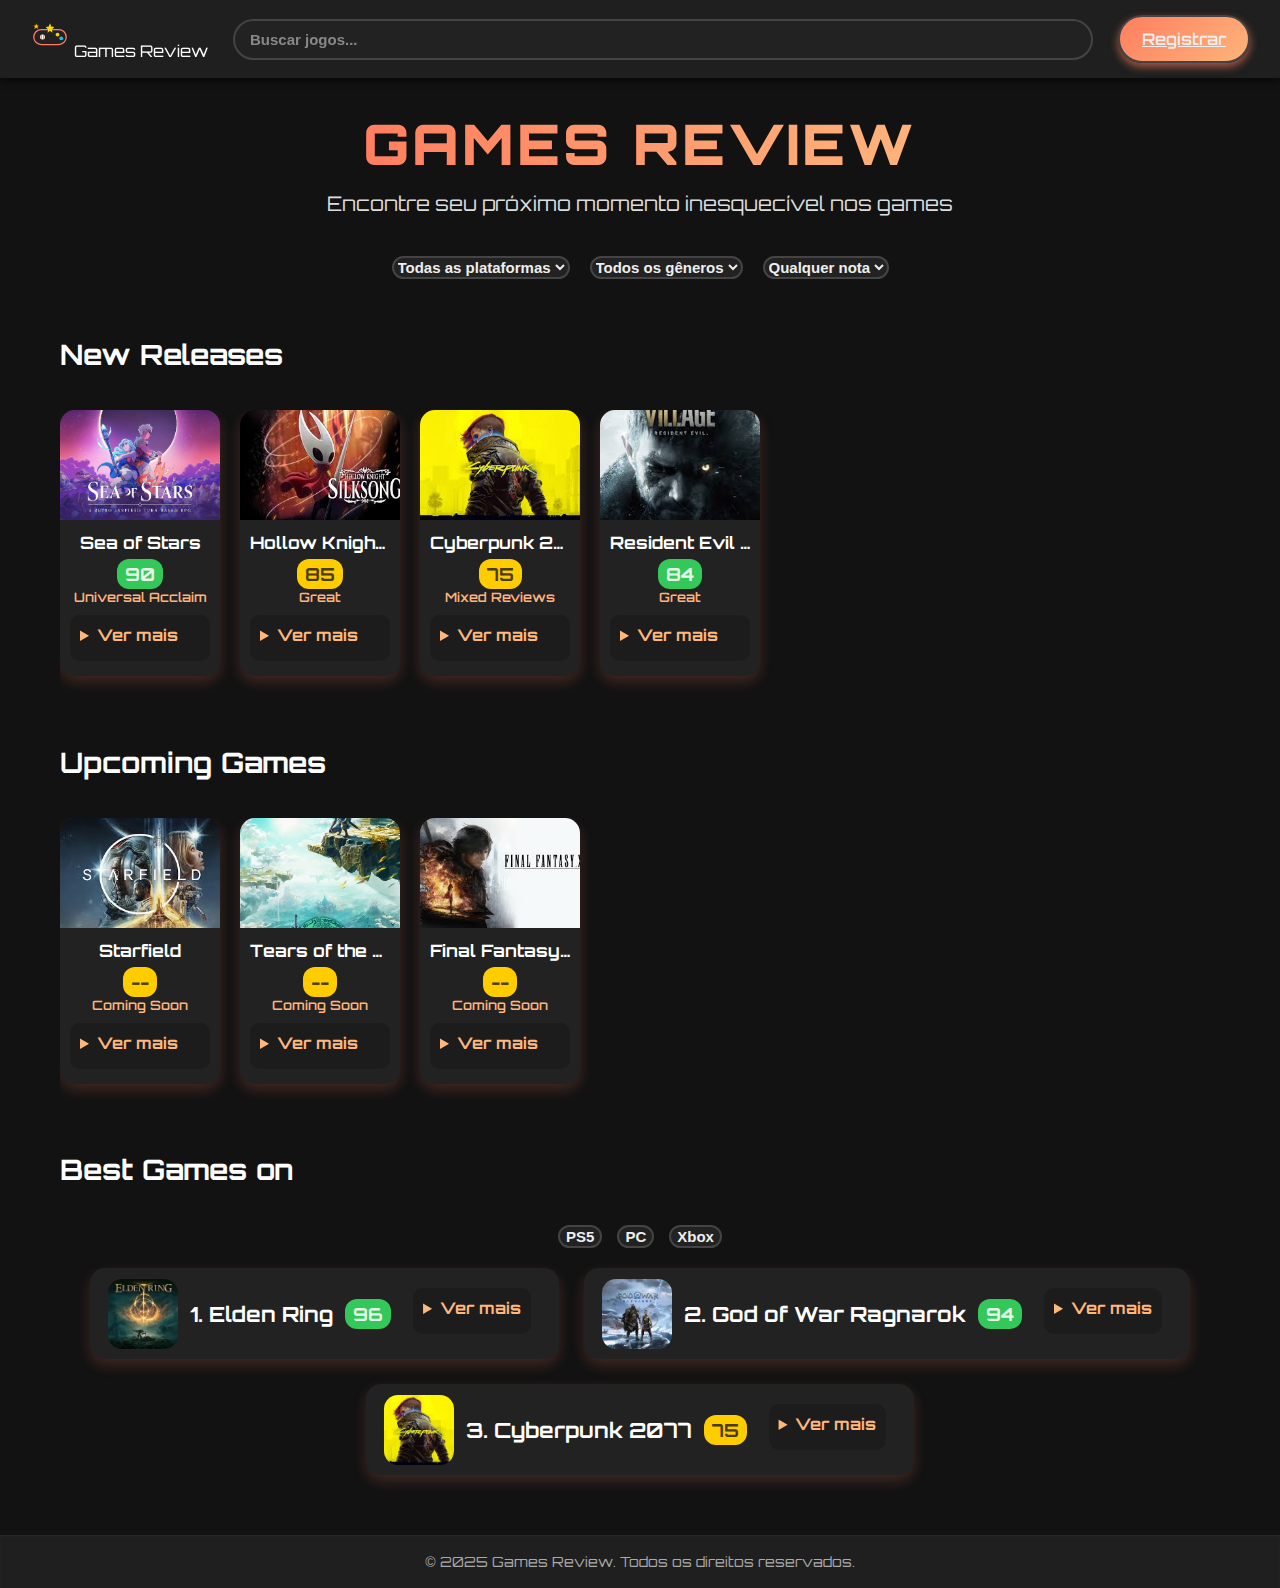
<file: site 2/index.html>
<!DOCTYPE html>
<html lang="pt-BR">
<head>
  <meta charset="UTF-8" />
  <meta name="viewport" content="width=device-width, initial-scale=1.0"/>
  <title>Review de Jogos</title>
  <link rel="stylesheet" href="style.css" />
  <link href="https://fonts.googleapis.com/css2?family=Orbitron:wght@400;600;800&display=swap" rel="stylesheet">
</head>
<body>
<header class="main-header">
  <div class="logo">
    <svg width="40" height="40" viewBox="0 0 64 64" fill="none" xmlns="http://www.w3.org/2000/svg">
      <rect x="6" y="20" rx="12" ry="12" width="52" height="24" fill="#222" stroke="#ff7e5f" stroke-width="2"/>
      <circle cx="20" cy="32" r="4" fill="#fff" />
      <rect x="17" y="29" width="2" height="6" fill="#ff7e5f"/>
      <rect x="21" y="29" width="2" height="6" fill="#ff7e5f"/>
      <circle cx="44" cy="28" r="3" fill="#ffcc00" />
      <circle cx="50" cy="34" r="3" fill="#00ccff" />
      <polygon points="32,10 34,15 39,16 35,20 36,25 32,22 28,25 29,20 25,16 30,15" fill="#ffd700"/>
      <polygon points="10,10 11,13 14,14 12,16 13,19 10,17 7,19 8,16 6,14 9,13" fill="#ffb700"/>
    </svg>
    <span class="site-title">Games Review</span>
  </div>
  <input type="text" placeholder="Buscar jogos..." class="search-bar" />
  <a href="registro.html" class="register-btn">Registrar</a>
</header>

<main>
  <section class="highlight-section">
    <h1><span class="gradient-text">GAMES REVIEW</span></h1>
    <p>Encontre seu próximo momento inesquecível nos games</p>
  </section>

  <section class="filters">
    <select>
      <option>Todas as plataformas</option>
      <option>PC</option>
      <option>PS5</option>
      <option>Xbox One</option>
    </select>
    <select>
      <option>Todos os gêneros</option>
      <option>Ação</option>
      <option>RPG</option>
      <option>Indie</option>
    </select>
    <select>
      <option>Qualquer nota</option>
      <option>80+</option>
      <option>70+</option>
      <option>60+</option>
    </select>
  </section>

  <section class="game-section">
    <div class="section-header">
      <h2>New Releases</h2>
    </div>
    <div class="game-slider">
      <div class="game-card">
        <img src="imagens/Sea-of-Stars.jpg" alt="Sea of Stars"/>
        <h3>Sea of Stars</h3>
        <div class="score green">90</div>
        <span class="label">Universal Acclaim</span>
        <details>
          <summary>Ver mais</summary>
          <p><strong>Lore:</strong> Dois heróis nascidos no solstício enfrentam uma profecia para deter criaturas criadas por um alquimista maligno.</p>
        </details>
      </div>
      <div class="game-card">
        <img src="imagens/Hollow Knight Silksong.jpeg" alt="Hollow Knight: Silksong"/>
        <h3>Hollow Knight: Silksong</h3>
        <div class="score yellow">85</div>
        <span class="label">Great</span>
        <details>
          <summary>Ver mais</summary>
          <p><strong>Lore:</strong> Hornet explora um novo reino repleto de insetos e segredos enquanto busca sua verdadeira identidade.</p>
        </details>
      </div>
      <div class="game-card">
        <img src="imagens/Cyberpunk 2077.jpeg" alt="Cyberpunk 2077"/>
        <h3>Cyberpunk 2077</h3>
        <div class="score yellow">75</div>
        <span class="label">Mixed Reviews</span>
        <details>
          <summary>Ver mais</summary>
          <p><strong>Lore:</strong> Em uma distopia futurista, V persegue um implante que garante a imortalidade.</p>
        </details>
      </div>
      <div class="game-card">
        <img src="imagens/Resident Evil Village.jpeg" alt="Resident Evil Village"/>
        <h3>Resident Evil Village</h3>
        <div class="score green">84</div>
        <span class="label">Great</span>
        <details>
          <summary>Ver mais</summary>
          <p><strong>Lore:</strong> Ethan Winters busca sua filha desaparecida em uma vila dominada por horrores biológicos e ocultismo.</p>
        </details>
      </div>
    </div>
  </section>

  <section class="game-section">
    <div class="section-header">
      <h2>Upcoming Games</h2>
    </div>
    <div class="game-slider">
      <div class="game-card">
        <img src="imagens/Starfield.jpeg" alt="Starfield"/>
        <h3>Starfield</h3>
        <div class="score yellow">--</div>
        <span class="label">Coming Soon</span>
        <details>
          <summary>Ver mais</summary>
          <p><strong>Lore:</strong> Um RPG espacial onde a humanidade explora o universo em busca de respostas sobre sua origem.</p>
        </details>
      </div>
      <div class="game-card">
        <img src="imagens/Tears of the Kingdom.jpg" alt="Tears of the Kingdom"/>
        <h3>Tears of the Kingdom</h3>
        <div class="score yellow">--</div>
        <span class="label">Coming Soon</span>
        <details>
          <summary>Ver mais</summary>
          <p><strong>Lore:</strong> Continuação de Breath of the Wild, com novos mistérios nos céus de Hyrule.</p>
        </details>
      </div>
      <div class="game-card">
        <img src="imagens/Final Fantasy XVI.jpeg" alt="Final Fantasy XVI"/>
        <h3>Final Fantasy XVI</h3>
        <div class="score yellow">--</div>
        <span class="label">Coming Soon</span>
        <details>
          <summary>Ver mais</summary>
          <p><strong>Lore:</strong> Um mundo medieval dominado por eikons e cristais, onde o destino de clãs colide em guerra.</p>
        </details>
      </div>
    </div>
  </section>

  <section class="best-games-section">
    <div class="section-header">
      <h2>Best Games on</h2>
    </div>
    <div class="platforms">
      <button>PS5</button>
      <button>PC</button>
      <button>Xbox</button>
    </div>
    <div class="top-games">
      <div class="top-game-card">
        <img src="imagens/Elden Ring.jpeg" alt="Elden Ring"/>
        <h3>1. Elden Ring</h3>
        <div class="score green">96</div>
        <details>
          <summary>Ver mais</summary>
          <p><strong>Lore:</strong> Um mundo devastado pelo rompimento do Elden Ring, onde o Ternado busca restaurar a ordem.</p>
        </details>
      </div>
      <div class="top-game-card">
        <img src="imagens/God of War Ragnarok.jpeg" alt="God of War Ragnarok"/>
        <h3>2. God of War Ragnarok</h3>
        <div class="score green">94</div>
        <details>
          <summary>Ver mais</summary>
          <p><strong>Lore:</strong> Kratos e Atreus enfrentam o apocalipse nórdico enquanto desafiam deuses e profecias.</p>
        </details>
      </div>
      <div class="top-game-card">
        <img src="imagens/Cyberpunk 2077.jpeg" alt="Cyberpunk 2077"/>
        <h3>3. Cyberpunk 2077</h3>
        <div class="score yellow">75</div>
        <details>
          <summary>Ver mais</summary>
          <p><strong>Lore:</strong> Em uma cidade futurista, V busca um implante lendário que concede imortalidade digital.</p>
        </details>
      </div>
    </div>
  </section>
</main>
<footer>
  &copy; 2025 Games Review. Todos os direitos reservados.
</footer>
</body>
</html>
</file>
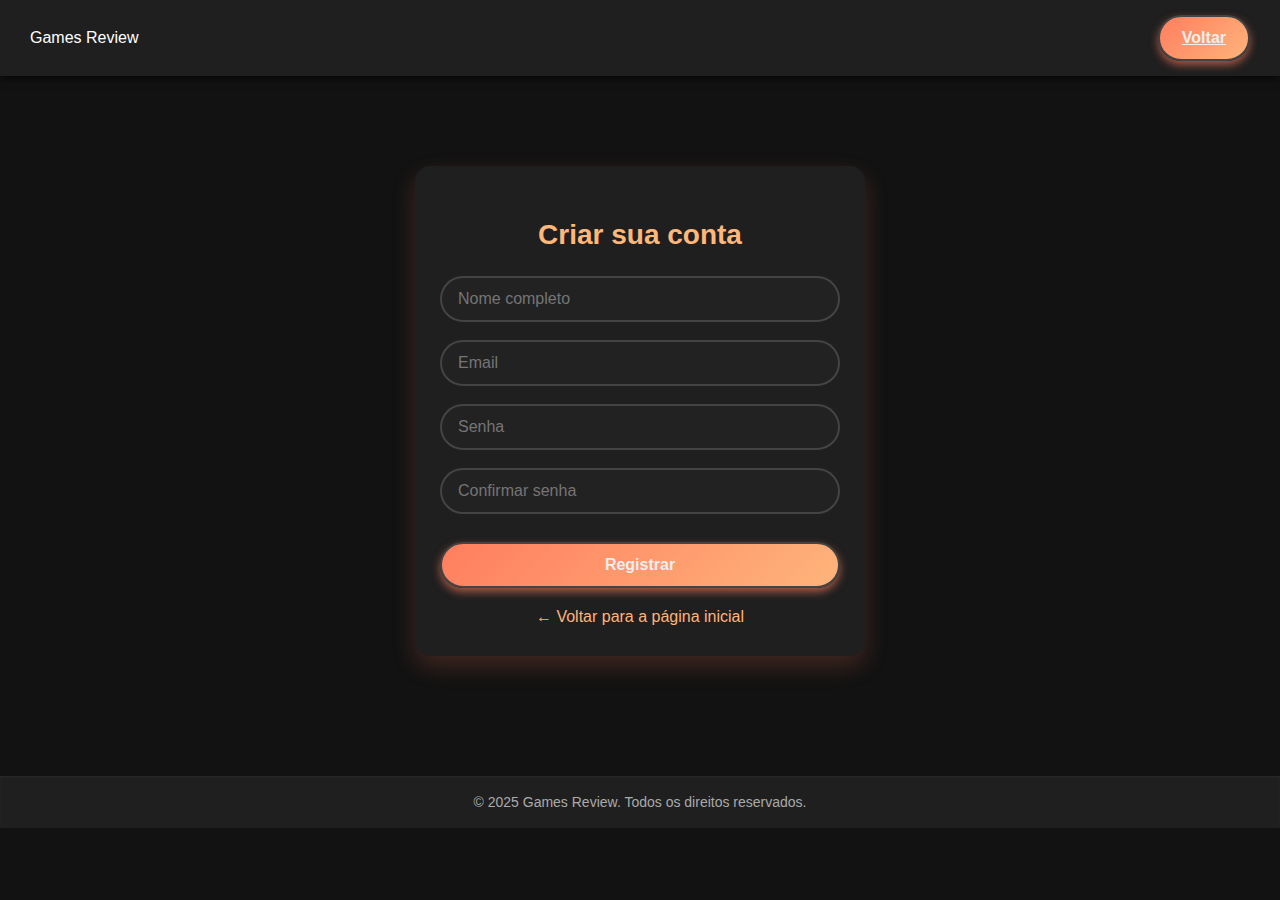
<file: site 2/registro.html>
<!DOCTYPE html>
<html lang="pt-BR">
<head>
  <meta charset="UTF-8" />
  <meta name="viewport" content="width=device-width, initial-scale=1.0"/>
  <title>Registro - Games Review</title>
  <link rel="stylesheet" href="style.css" />
  <style>
    .register-container {
      max-width: 450px;
      margin: 60px auto;
      background: #1f1f1f;
      padding: 30px 25px;
      border-radius: 15px;
      box-shadow: 0 10px 25px rgba(255, 126, 95, 0.2);
    }

    .register-container h2 {
      text-align: center;
      margin-bottom: 25px;
      color: #ffb77a;
      font-size: 28px;
    }

    .register-form {
      display: flex;
      flex-direction: column;
      gap: 18px;
    }

    .register-form input {
      padding: 12px 16px;
      border-radius: 30px;
      border: 2px solid #444;
      background: #222;
      color: #eee;
      font-size: 16px;
      transition: border-color 0.3s ease, box-shadow 0.3s ease;
    }

    .register-form input:focus {
      outline: none;
      border-color: #ff7e5f;
      box-shadow: 0 0 6px #ff7e5faa;
    }

    .register-form button {
      margin-top: 10px;
    }

    .back-link {
      display: block;
      text-align: center;
      margin-top: 20px;
      color: #feb47b;
      text-decoration: none;
      transition: color 0.3s;
    }

    .back-link:hover {
      color: #ff7e5f;
    }

    @media (max-width: 500px) {
      .register-container {
        margin: 40px 16px;
        padding: 25px 20px;
      }
    }
  </style>
</head>
<body>
  <header class="main-header">
    <div class="logo">
      <span class="site-title">Games Review</span>
    </div>
    <a href="index.html" class="register-btn">Voltar</a>
  </header>

  <main>
    <div class="register-container">
      <h2>Criar sua conta</h2>
      <form class="register-form">
        <input type="text" placeholder="Nome completo" required />
        <input type="email" placeholder="Email" required />
        <input type="password" placeholder="Senha" required />
        <input type="password" placeholder="Confirmar senha" required />
        <button type="submit" class="register-btn">Registrar</button>
      </form>
      <a href="index.html" class="back-link">← Voltar para a página inicial</a>
    </div>
  </main>

  <footer>
    &copy; 2025 Games Review. Todos os direitos reservados.
  </footer>
</body>
</html>
</file>
<file: site 2/style.css>
* {
  box-sizing: border-box;
}
body {
  font-family: 'Orbitron', sans-serif;
  background: #121212;
  color: #e0e0e0;
  margin: 0;
}
footer, .label {
  color: #aaa;
}
.logo svg {
  transition: transform 0.3s ease;
}
.logo:hover svg {
  transform: scale(1.1) rotate(-2deg);
}
.search-bar, .filters select, .register-btn, .platforms button {
  border-radius: 25px;
  border: 2px solid #444;
  background: #222;
  color: #eee;
  font-weight: 600;
  font-size: 15px;
  transition: all 0.3s ease;
}
.search-bar {
  flex: 1;
  margin: 0 25px;
  padding: 10px 15px;
}
.search-bar::placeholder {
  color: #888;
}
.search-bar:focus, .filters select:focus, .filters select:hover {
  border-color: #ff7e5f;
  box-shadow: 0 0 8px #ff7e5faa;
  background: #2a2a2a;
  outline: none;
}
.register-btn {
  background: linear-gradient(135deg, #ff7e5f, #feb47b);
  padding: 12px 22px;
  font-size: 16px;
  cursor: pointer;
  box-shadow: 0 4px 8px #ff7e5f99;
}
.register-btn:hover {
  background: linear-gradient(135deg, #feb47b, #ff7e5f);
  transform: translateY(-3px);
  box-shadow: 0 8px 16px #ff7e5fcc;
}
.register-btn:active {
  transform: translateY(0);
}
.main-header {
  display: flex;
  align-items: center;
  justify-content: space-between;
  background: #1f1f1f;
  padding: 15px 30px;
  color: white;
  box-shadow: 0 2px 8px rgba(0,0,0,0.7);
  position: sticky;
  top: 0;
  z-index: 100;
}
main {
  padding: 30px 20px 60px;
  max-width: 1200px;
  margin: 0 auto;
}
.highlight-section {
  text-align: center;
  margin-bottom: 40px;
}
.highlight-section h1 {
  margin: 0;
  font-weight: 900;
  font-size: 56px;
  letter-spacing: 3px;
}
.gradient-text {
  background: linear-gradient(90deg, #ff7e5f, #feb47b);
  background-clip: text;
  -webkit-text-fill-color: transparent;
}
.highlight-section p {
  margin-top: 12px;
  font-size: 20px;
  color: #ddd;
}
.filters {
  display: flex;
  justify-content: center;
  gap: 20px;
  margin-bottom: 35px;
  flex-wrap: wrap;
}
.section-header {
  display: flex;
  justify-content: space-between;
  align-items: center;
  margin: 30px 0 15px;
}
.section-header h2 {
  font-size: 28px;
  color: #fefefe;
}
.section-header a {
  color: #feb47b;
  text-decoration: none;
}
.section-header a:hover {
  color: #ff7e5f;
}
.game-slider {
  display: flex;
  overflow-x: auto;
  gap: 20px;
  padding-bottom: 15px;
  scrollbar-width: thin;
  scrollbar-color: #ff7e5f transparent;
}
.game-slider::-webkit-scrollbar {
  height: 8px;
}
.game-slider::-webkit-scrollbar-thumb {
  background-color: #ff7e5f;
  border-radius: 4px;
}
.game-card, .top-game-card {
  background: #222;
  border-radius: 15px;
  box-shadow: 0 6px 14px rgba(255,126,95,0.2);
  overflow: hidden;
}
.game-card {
  width: 160px;
  text-align: center;
  cursor: pointer;
  transition: 0.25s ease;
}
.game-card:hover {
  transform: translateY(-6px);
  box-shadow: 0 16px 30px rgba(255,126,95,0.45);
}
.game-card img {
  width: 100%;
  height: 110px;
  object-fit: cover;
  display: block;
}
.game-card h3 {
  font-size: 17px;
  color: #fff;
  margin: 12px 0 6px;
  padding: 0 10px;
  text-overflow: ellipsis;
  white-space: nowrap;
  overflow: hidden;
}
.score {
  font-size: 18px;
  font-weight: 700;
  padding: 4px 8px;
  border-radius: 12px;
  display: inline-block;
}
.score.green { background: #34c759; color: #e6f9e8; }
.score.yellow { background: #ffcc00; color: #4a3b00; }
.score.red { background: #ff3b30; color: #fbeaea; }
.label {
  font-size: 13px;
  font-weight: 600;
  color: #feb47b;
  display: block;
  margin-bottom: 10px;
}
.platforms {
  display: flex;
  gap: 15px;
  justify-content: center;
  flex-wrap: wrap;
  margin-bottom: 20px;
}
.platforms button:hover {
  background: linear-gradient(135deg, #ff7e5f, #feb47b);
  border-color: #ff7e5f;
  transform: translateY(-4px);
  box-shadow: 0 10px 18px #ff7e5fcc;
}
.top-games {
  display: flex;
  gap: 25px;
  justify-content: center;
  flex-wrap: wrap;
}
.top-game-card {
  display: flex;
  align-items: center;
  gap: 12px;
  padding: 10px 18px;
  min-width: 280px;
}
.top-game-card img {
  width: 70px;
  height: 70px;
  object-fit: cover;
  border-radius: 14px;
}
.top-game-card h3 {
  margin: 0;
  font-size: 21px;
  color: #fff;
  flex-grow: 1;
}
footer {
  background: #1f1f1f;
  text-align: center;
  padding: 18px 20px;
  font-size: 14px;
  box-shadow: inset 0 1px 2px #2a2a2a;
}
body::-webkit-scrollbar {
  width: 10px;
}
body::-webkit-scrollbar-track {
  background: #121212;
}
body::-webkit-scrollbar-thumb {
  background: #ff7e5faa;
  border-radius: 10px;
}
details {
  background: #1c1c1c;
  padding: 10px;
  border-radius: 10px;
  color: #ccc;
  margin: 10px 10px 15px;
  text-align: left;
}
details[open] {
  box-shadow: 0 0 10px #ff7e5f77;
}
details summary {
  font-weight: bold;
  color: #ffb77a;
  cursor: pointer;
  margin-bottom: 6px;
}
details p {
  margin: 6px 0;
  font-size: 14px;
}
@media (max-width: 600px) {
  .section-header h2 {
    font-size: 22px;
  }
  .game-card {
    width: 130px;
  }
  .highlight-section h1 {
    font-size: 36px;
  }
  .filters select {
    min-width: 120px;
  }
  .top-game-card {
    min-width: 100%;
    justify-content: flex-start;
  }
  .platforms {
    text-align: center;
  }
  .platforms button {
    flex: 1 1 auto;
    min-width: 140px;
    margin: 5px;
  }
}.register-form input {
  padding: 12px 15px;
  border-radius: 25px;
  border: 2px solid #444;
  background: #222;
  color: #eee;
  font-size: 16px;
}
.register-form input:focus {
  outline: none;
  border-color: #ff7e5f;
  box-shadow: 0 0 6px #ff7e5faa;
}
.register-form button {
  margin-top: 10px;
}
</file>
